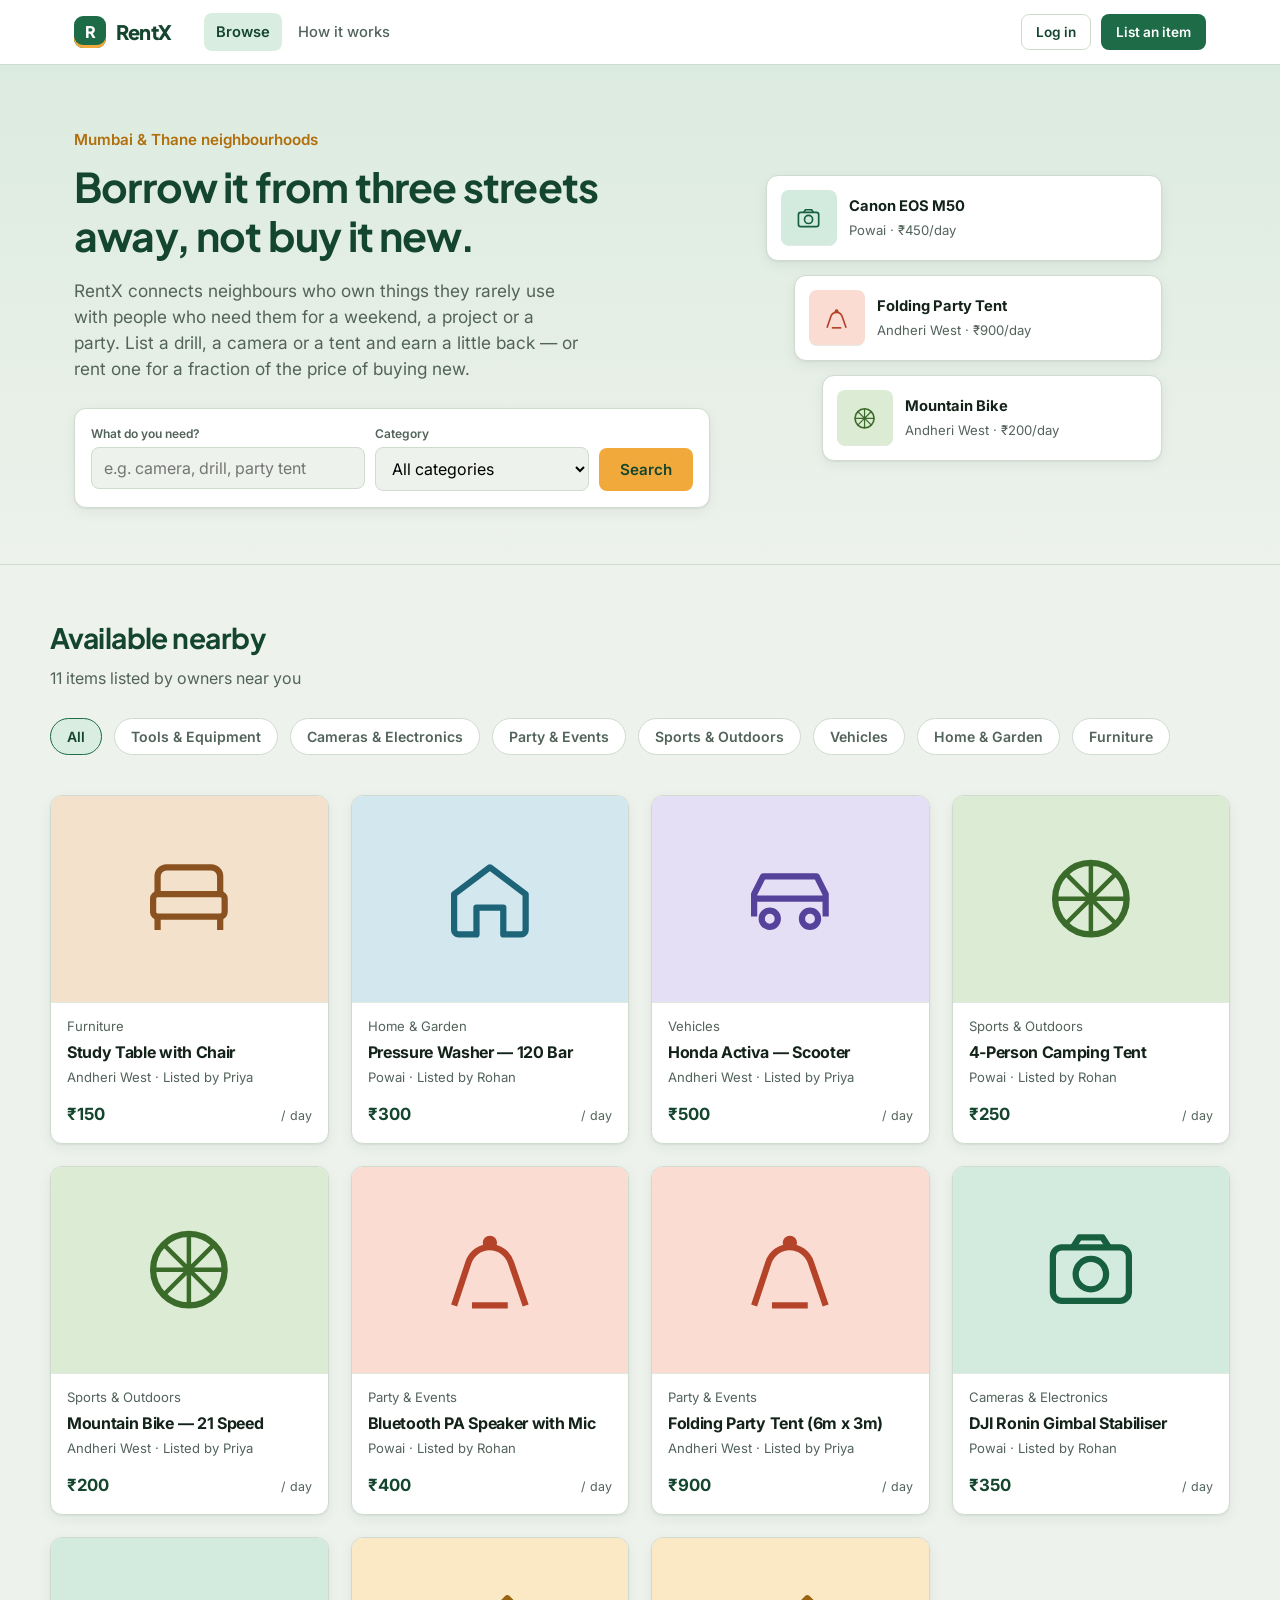
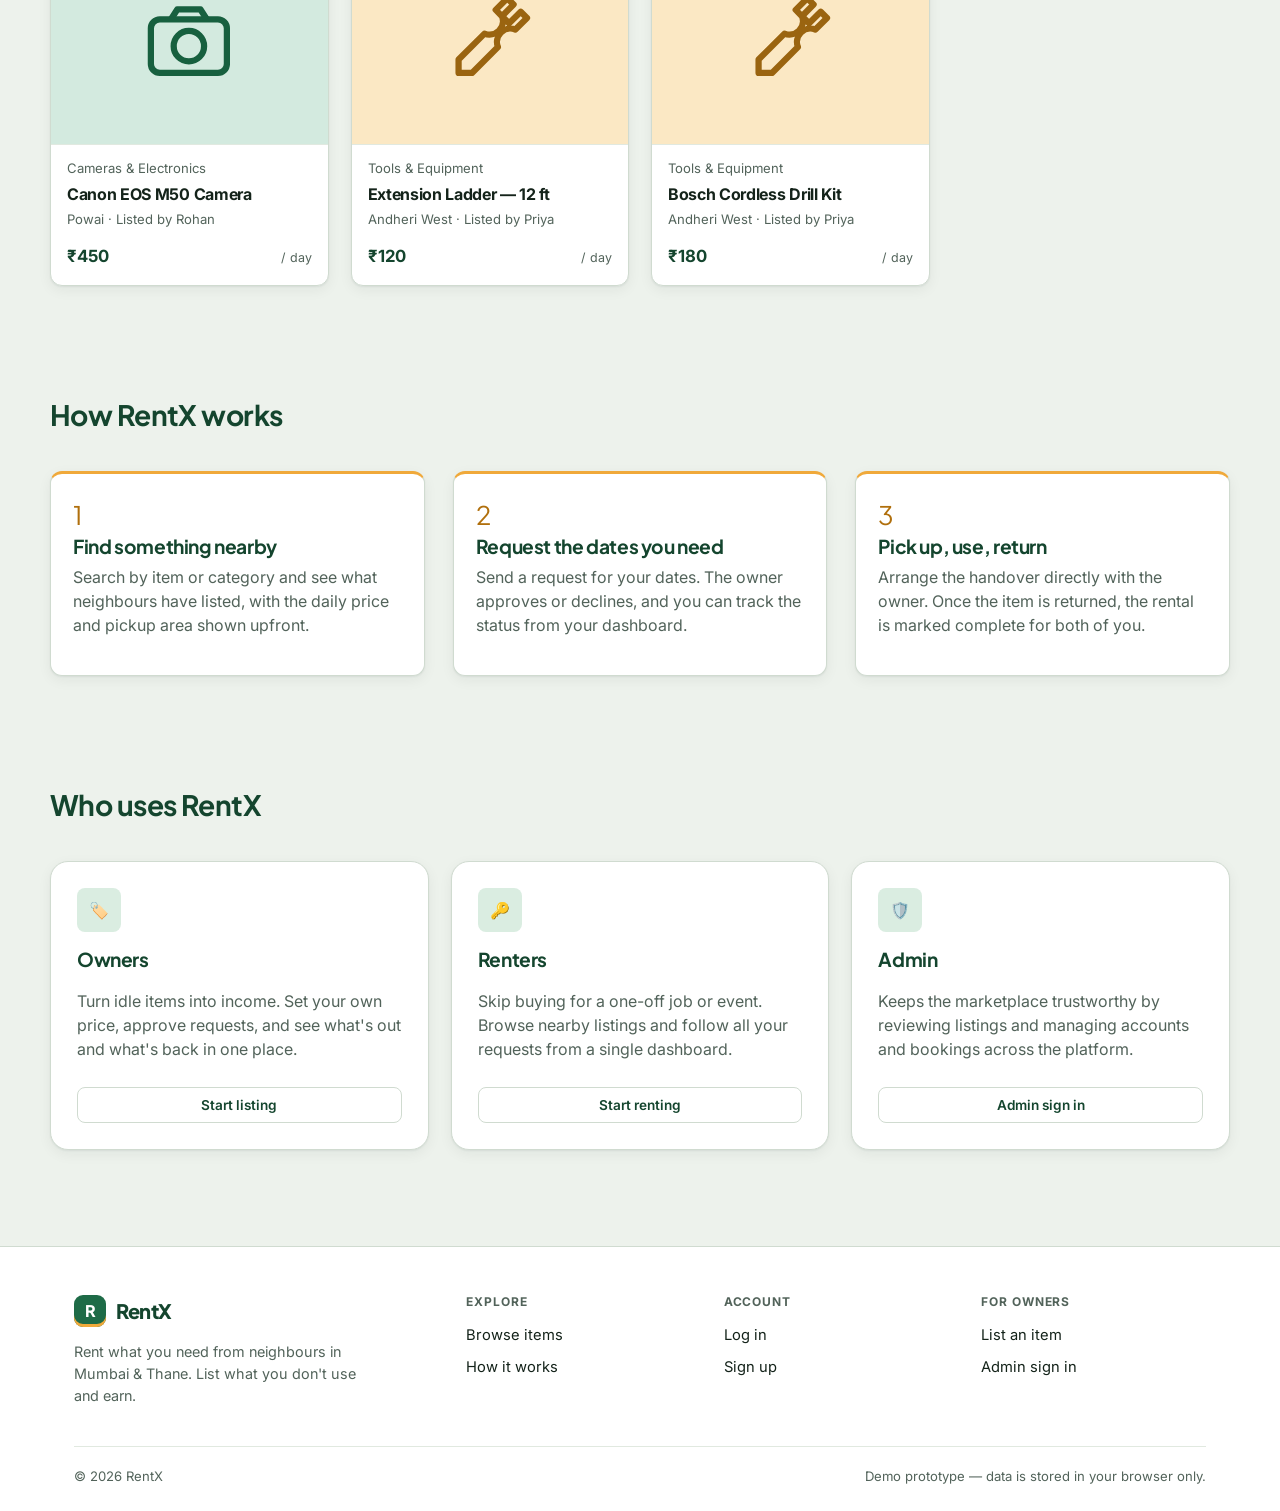
<file: index.html>
<!doctype html>
<html lang="en">
  <head>
    <meta charset="UTF-8" />
    <meta name="viewport" content="width=device-width, initial-scale=1" />
<meta name="description" content="RentX is a neighbourhood rental marketplace for Mumbai & Thane. Rent tools, cameras, tents and more from people nearby, or list your own items and earn.">
    <title>RentX — rent from people nearby</title>
    <link rel="preconnect" href="https://fonts.googleapis.com" />
    <link
      href="https://fonts.googleapis.com/css2?family=Inter:wght@400;500;600;700&family=Plus+Jakarta+Sans:wght@600;700;800&display=swap"
      rel="stylesheet"
    />
    <link rel="stylesheet" href="css/style.css" />
  </head>
  <body>
    <header class="topbar"><div id="nav-mount"></div></header>

    <section class="hero">
      <div class="container hero-grid">
        <div>
          <div class="hero-eyebrow">Mumbai &amp; Thane neighbourhoods</div>
          <h1>Borrow it from three streets away, not buy it new.</h1>
          <p class="lede">
            RentX connects neighbours who own things they rarely use with people who
            need them for a weekend, a project or a party. List a drill, a
            camera or a tent and earn a little back — or rent one for a
            fraction of the price of buying new.
          </p>

          <div class="search-card">
            <div class="field">
              <label for="search-q">What do you need?</label>
              <input
                type="text"
                id="search-q"
                placeholder="e.g. camera, drill, party tent"
              />
            </div>
            <div class="field">
              <label for="search-cat">Category</label>
              <select id="search-cat">
                <option value="">All categories</option>
              </select>
            </div>
            <button
              class="btn btn-accent"
              id="search-btn"
              style="align-self: end"
            >
              Search
            </button>
          </div>
        </div>

        <div class="hero-stack" aria-hidden="true">
          <div class="stack-card">
            <div id="stack-1"></div>
            <div class="stack-meta">
              <strong>Canon EOS M50</strong><span>Powai · ₹450/day</span>
            </div>
          </div>
          <div class="stack-card">
            <div id="stack-2"></div>
            <div class="stack-meta">
              <strong>Folding Party Tent</strong
              ><span>Andheri West · ₹900/day</span>
            </div>
          </div>
          <div class="stack-card">
            <div id="stack-3"></div>
            <div class="stack-meta">
              <strong>Mountain Bike</strong><span>Andheri West · ₹200/day</span>
            </div>
          </div>
        </div>
      </div>
    </section>

    <section class="section container">
      <div class="section-head">
        <div>
          <h2>Available nearby</h2>
          <p id="results-count"></p>
        </div>
      </div>

      <div class="categories" id="category-chips">
        <button class="chip active" data-cat="">All</button>
      </div>

      <div class="grid" id="listing-grid"></div>
    </section>

    <section class="section container" id="how-it-works">
      <div class="section-head">
        <div><h2>How RentX works</h2></div>
      </div>
      <div class="steps">
        <div class="step">
          <div class="num">1</div>
          <h3>Find something nearby</h3>
          <p>
            Search by item or category and see what neighbours have listed,
            with the daily price and pickup area shown upfront.
          </p>
        </div>
        <div class="step">
          <div class="num">2</div>
          <h3>Request the dates you need</h3>
          <p>
            Send a request for your dates. The owner approves or declines,
            and you can track the status from your dashboard.
          </p>
        </div>
        <div class="step">
          <div class="num">3</div>
          <h3>Pick up, use, return</h3>
          <p>
            Arrange the handover directly with the owner. Once the item is
            returned, the rental is marked complete for both of you.
          </p>
        </div>
      </div>
    </section>

    <section class="section container">
      <div class="section-head">
        <div><h2>Who uses RentX</h2></div>
      </div>
      <div class="role-grid">
        <div class="role-card">
          <div class="icon">🏷️</div>
          <h3>Owners</h3>
          <p>
            Turn idle items into income. Set your own price, approve
            requests, and see what's out and what's back in one place.
          </p>
          <a href="signup.html?role=owner" class="btn btn-ghost btn-sm"
            >Start listing</a
          >
        </div>
        <div class="role-card">
          <div class="icon">🔑</div>
          <h3>Renters</h3>
          <p>
            Skip buying for a one-off job or event. Browse nearby listings
            and follow all your requests from a single dashboard.
          </p>
          <a href="signup.html?role=renter" class="btn btn-ghost btn-sm"
            >Start renting</a
          >
        </div>
        <div class="role-card">
          <div class="icon">🛡️</div>
          <h3>Admin</h3>
          <p>
            Keeps the marketplace trustworthy by reviewing listings and
            managing accounts and bookings across the platform.
          </p>
          <a href="login.html?role=admin" class="btn btn-ghost btn-sm"
            >Admin sign in</a
          >
        </div>
      </div>
    </section>

    <footer class="site-footer" id="footer-mount"></footer>

    <script src="js/data.js"></script>
    <script src="js/icons.js"></script>
    <script src="js/main.js"></script>
    <script src="js/browse.js"></script>
  </body>
</html>
</file>
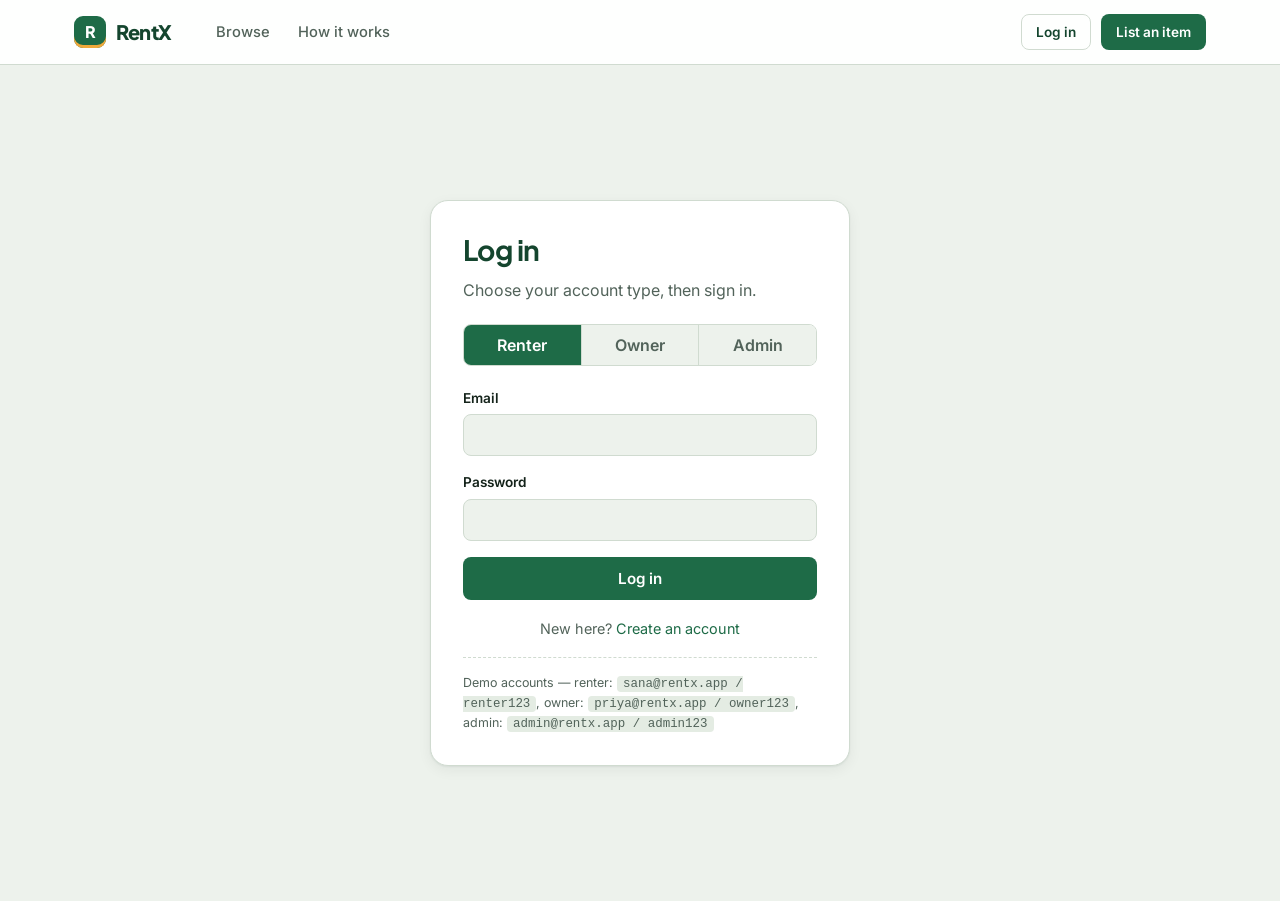
<file: admin-dashboard.html>
<!DOCTYPE html>
<html lang="en">
<head>
<meta charset="UTF-8">
<meta name="viewport" content="width=device-width, initial-scale=1">
<meta name="description" content="Manage users, listings and bookings across RentX.">
<title>Admin panel — RentX</title>
<link rel="preconnect" href="https://fonts.googleapis.com">
<link href="https://fonts.googleapis.com/css2?family=Inter:wght@400;500;600;700&family=Plus+Jakarta+Sans:wght@600;700;800&display=swap" rel="stylesheet">
<link rel="stylesheet" href="css/style.css">
</head>
<body>
  
<header class="topbar"><div id="nav-mount"></div></header>

<div class="dash-shell">
  <aside class="dash-side">
    <div class="side-title">Admin</div>
    <a href="#overview" class="side-link active" data-section="overview">Overview</a>
    <a href="#users" class="side-link" data-section="users">Users</a>
    <a href="#listings" class="side-link" data-section="listings">Listings</a>
    <a href="#bookings" class="side-link" data-section="bookings">Bookings</a>
  </aside>

  <main class="dash-main">
    <div class="dash-header">
      <div>
        <h1 id="page-title">Overview</h1>
        <p id="page-sub">A snapshot of activity across RentX.</p>
      </div>
    </div>

    <div class="stat-row" id="stat-row"></div>

    <section id="section-overview">
      <div class="panel">
        <div class="panel-head"><h2>Recent booking activity</h2></div>
        <div style="overflow-x:auto;">
          <table>
            <thead><tr><th>Item</th><th>Renter</th><th>Owner</th><th>Dates</th><th>Status</th></tr></thead>
            <tbody id="overview-bookings-body"></tbody>
          </table>
        </div>
      </div>
    </section>

    <section id="section-users" class="hidden">
      <div class="panel">
        <div class="panel-head"><h2>All users</h2></div>
        <div style="overflow-x:auto;">
          <table>
            <thead><tr><th>Name</th><th>Email</th><th>Role</th><th>Area</th><th>Joined</th><th></th></tr></thead>
            <tbody id="users-body"></tbody>
          </table>
        </div>
      </div>
    </section>

    <section id="section-listings" class="hidden">
      <div class="panel">
        <div class="panel-head"><h2>All listings</h2></div>
        <div style="overflow-x:auto;">
          <table>
            <thead><tr><th>Item</th><th>Owner</th><th>Category</th><th>Price/day</th><th>Status</th><th></th></tr></thead>
            <tbody id="admin-listings-body"></tbody>
          </table>
        </div>
      </div>
    </section>

    <section id="section-bookings" class="hidden">
      <div class="panel">
        <div class="panel-head"><h2>All bookings</h2></div>
        <div style="overflow-x:auto;">
          <table>
            <thead><tr><th>Item</th><th>Renter</th><th>Owner</th><th>Dates</th><th>Total</th><th>Status</th></tr></thead>
            <tbody id="admin-bookings-body"></tbody>
          </table>
        </div>
      </div>
    </section>
  </main>
</div>

<script src="js/data.js"></script>
<script src="js/icons.js"></script>
<script src="js/main.js"></script>
<script src="js/admin.js"></script>
</body>
</html>
</file>
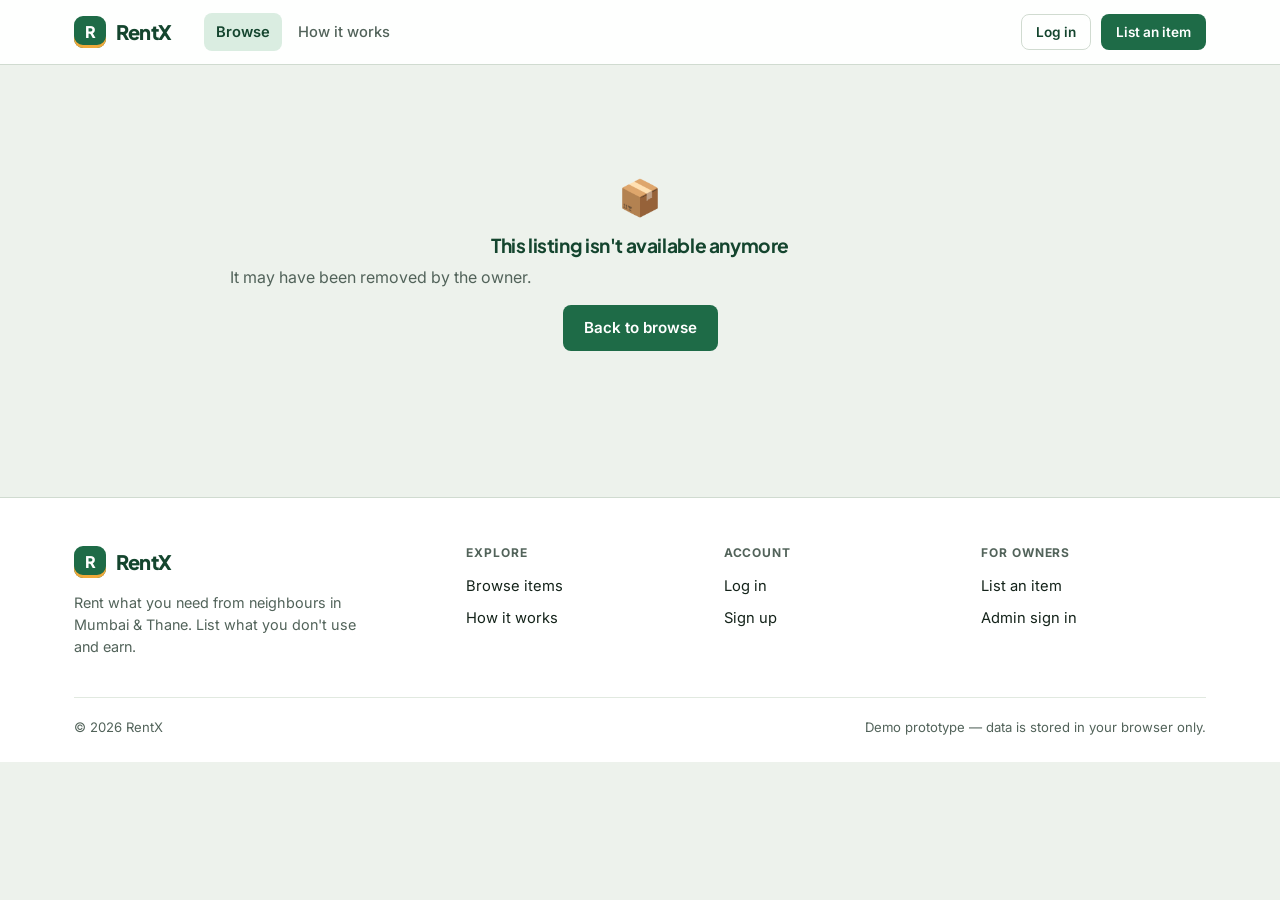
<file: listing.html>
<!DOCTYPE html>
<html lang="en">
<head>
<meta charset="UTF-8">
<meta name="viewport" content="width=device-width, initial-scale=1">
<meta name="description" content="View item details, pickup area and daily price, then send a booking request to the owner on RentX.">
<title>Listing — RentX</title>
<link rel="preconnect" href="https://fonts.googleapis.com">
<link href="https://fonts.googleapis.com/css2?family=Inter:wght@400;500;600;700&family=Plus+Jakarta+Sans:wght@600;700;800&display=swap" rel="stylesheet">
<link rel="stylesheet" href="css/style.css">
</head>
<body>

<header class="topbar"><div id="nav-mount"></div></header>

<section class="section container" id="listing-root">
  <!-- filled by js/listing.js -->
</section>

<footer class="site-footer" id="footer-mount"></footer>

<div class="modal-backdrop" id="booking-modal">
  <div class="modal">
    <div class="modal-head">
      <h3 class="mt-0">Request to book</h3>
      <button class="modal-close" id="modal-close">&times;</button>
    </div>
    <div class="form-error" id="booking-error"></div>
    <form id="booking-form">
      <div class="form-row">
        <div class="form-group">
          <label for="start-date">Start date</label>
          <input type="date" id="start-date" required>
        </div>
        <div class="form-group">
          <label for="end-date">End date</label>
          <input type="date" id="end-date" required>
        </div>
      </div>
      <div class="panel" style="background:var(--paper-dim); padding:16px;">
        <div class="total-line"><span>Estimated total</span><strong id="modal-total">—</strong></div>
        <p class="form-hint mt-0">Final total is confirmed once the owner approves your request.</p>
      </div>
      <button type="submit" class="btn btn-primary btn-block">Send request</button>
    </form>
  </div>
</div>

<script src="js/data.js"></script>
<script src="js/icons.js"></script>
<script src="js/main.js"></script>
<script src="js/listing.js"></script>
</body>
</html>
</file>
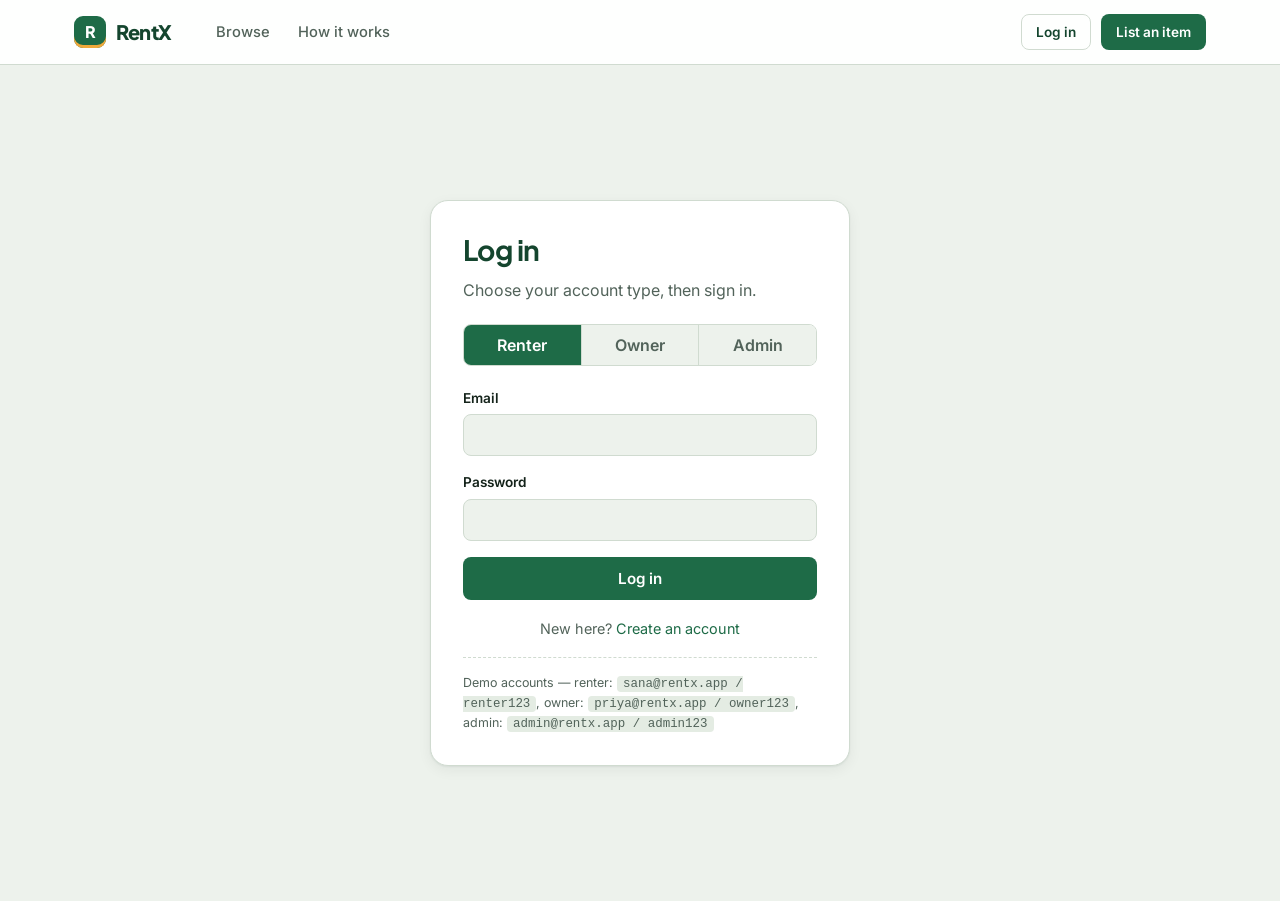
<file: login.html>
<!DOCTYPE html>
<html lang="en">
<head>
<meta charset="UTF-8">
<meta name="viewport" content="width=device-width, initial-scale=1">
<meta name="description" content="Log in to RentX as a renter, owner or admin.">
<title>Log in — RentX</title>
<link rel="preconnect" href="https://fonts.googleapis.com">
<link href="https://fonts.googleapis.com/css2?family=Inter:wght@400;500;600;700&family=Plus+Jakarta+Sans:wght@600;700;800&display=swap" rel="stylesheet">
<link rel="stylesheet" href="css/style.css">
</head>
<body>

<header class="topbar"><div id="nav-mount"></div></header>

<div class="auth-wrap">
  <div class="auth-card">
    <h2 class="mt-0">Log in</h2>
    <p style="margin-bottom:22px;">Choose your account type, then sign in.</p>

    <div class="role-tabs" id="role-tabs">
      <button data-role="renter" class="active">Renter</button>
      <button data-role="owner">Owner</button>
      <button data-role="admin">Admin</button>
    </div>

    <div class="form-error" id="login-error"></div>

    <form id="login-form">
      <div class="form-group">
        <label for="email">Email</label>
        <input type="email" id="email" required autocomplete="username">
      </div>
      <div class="form-group">
        <label for="password">Password</label>
        <input type="password" id="password" required autocomplete="current-password">
      </div>
      <button type="submit" class="btn btn-primary btn-block">Log in</button>
    </form>

    <p class="auth-switch" id="switch-line">New here? <a href="signup.html">Create an account</a></p>

    <div class="seed-note">
      Demo accounts — renter: <code>sana@rentx.app / renter123</code>,
      owner: <code>priya@rentx.app / owner123</code>,
      admin: <code>admin@rentx.app / admin123</code>
    </div>
  </div>
</div>

<script src="js/data.js"></script>
<script src="js/main.js"></script>
<script src="js/auth.js"></script>
</body>
</html>
</file>
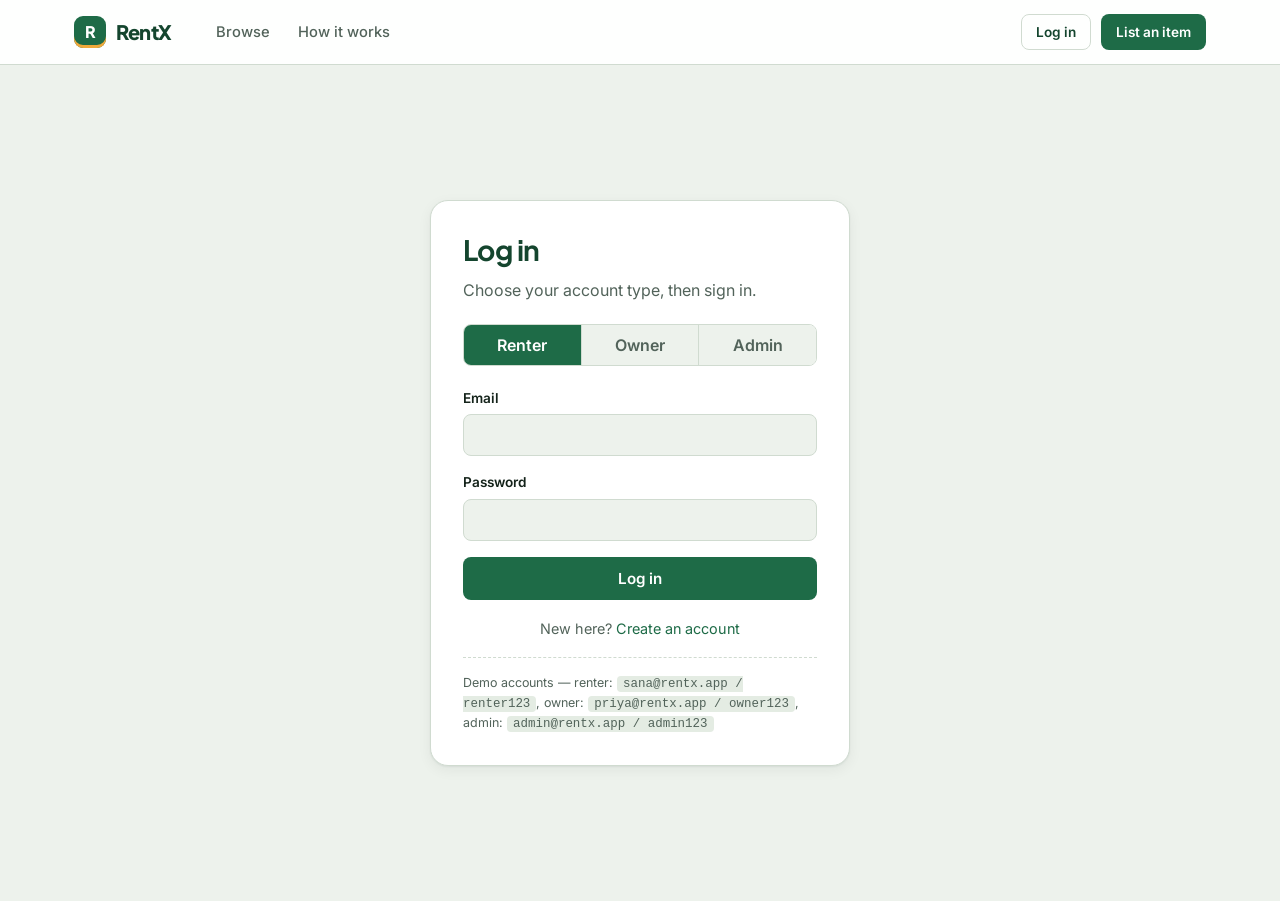
<file: owner-dashboard.html>
<!DOCTYPE html>
<html lang="en">
<head>
<meta charset="UTF-8">
<meta name="viewport" content="width=device-width, initial-scale=1">
<meta name="description" content="Manage your listings and booking requests on RentX.">
<title>Owner dashboard — RentX</title>
<link rel="preconnect" href="https://fonts.googleapis.com">
<link href="https://fonts.googleapis.com/css2?family=Inter:wght@400;500;600;700&family=Plus+Jakarta+Sans:wght@600;700;800&display=swap" rel="stylesheet">
<link rel="stylesheet" href="css/style.css">
</head>
<body>

<header class="topbar"><div id="nav-mount"></div></header>

<div class="dash-shell">
  <aside class="dash-side">
    <div class="side-title">Owner</div>
    <a href="#listings" class="side-link active" data-section="listings">My listings</a>
    <a href="#requests" class="side-link" data-section="requests">Booking requests</a>
    <a href="index.html" class="side-link" style="margin-top:16px;">&larr; Browse listings</a>
  </aside>

  <main class="dash-main">
    <div class="dash-header">
      <div>
        <h1 id="page-title">My listings</h1>
        <p id="page-sub">Items you've listed for rent nearby.</p>
      </div>
      <button class="btn btn-primary" id="add-listing-btn">List a new item</button>
    </div>

    <div class="stat-row" id="stat-row"></div>

    <section id="section-listings">
      <div class="panel">
        <div class="panel-head"><h2>Your items</h2></div>
        <div style="overflow-x:auto;">
          <table>
            <thead><tr><th>Item</th><th>Category</th><th>Price/day</th><th>Status</th><th></th></tr></thead>
            <tbody id="listings-body"></tbody>
          </table>
        </div>
      </div>
    </section>

    <section id="section-requests" class="hidden">
      <div class="panel">
        <div class="panel-head"><h2>Requests from renters</h2></div>
        <div style="overflow-x:auto;">
          <table>
            <thead><tr><th>Item</th><th>Renter</th><th>Dates</th><th>Total</th><th>Status</th><th></th></tr></thead>
            <tbody id="requests-body"></tbody>
          </table>
        </div>
      </div>
    </section>
  </main>
</div>

<div class="modal-backdrop" id="listing-modal">
  <div class="modal">
    <div class="modal-head">
      <h3 class="mt-0" id="listing-modal-title">List a new item</h3>
      <button class="modal-close" id="listing-modal-close">&times;</button>
    </div>
    <div class="form-error" id="listing-error"></div>
    <form id="listing-form">
      <input type="hidden" id="listing-id">
      <div class="form-group">
        <label for="l-title">Title</label>
        <input type="text" id="l-title" required placeholder="e.g. Cordless drill kit">
      </div>
      <div class="form-row">
        <div class="form-group">
          <label for="l-category">Category</label>
          <select id="l-category" required></select>
        </div>
        <div class="form-group">
          <label for="l-price">Price per day (₹)</label>
          <input type="number" id="l-price" min="10" required>
        </div>
      </div>
      <div class="form-group">
        <label for="l-area">Pickup area</label>
        <input type="text" id="l-area" required placeholder="e.g. Andheri West">
      </div>
      <div class="form-group">
        <label for="l-desc">Description</label>
        <textarea id="l-desc" rows="4" required placeholder="Condition, what's included, any pickup notes..."></textarea>
      </div>
      <button type="submit" class="btn btn-primary btn-block" id="listing-submit">Publish listing</button>
    </form>
  </div>
</div>

<script src="js/data.js"></script>
<script src="js/icons.js"></script>
<script src="js/main.js"></script>
<script src="js/owner.js"></script>
</body>
</html>
</file>
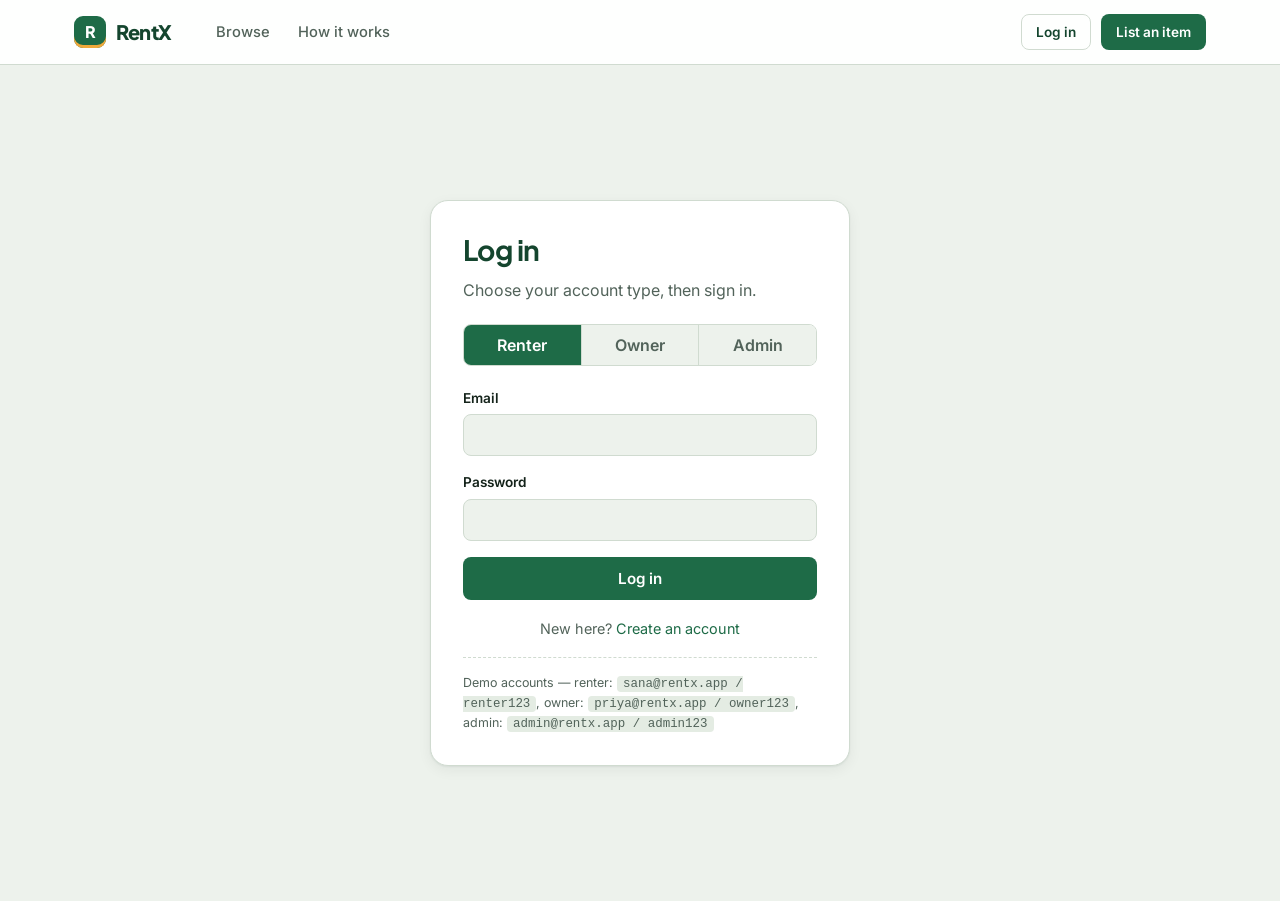
<file: renter-dashboard.html>
<!DOCTYPE html>
<html lang="en">
<head>
<meta charset="UTF-8">
<meta name="viewport" content="width=device-width, initial-scale=1">
<meta name="description" content="Track your booking requests and rentals on RentX.">
<title>My rentals — RentX</title>
<link rel="preconnect" href="https://fonts.googleapis.com">
<link href="https://fonts.googleapis.com/css2?family=Inter:wght@400;500;600;700&family=Plus+Jakarta+Sans:wght@600;700;800&display=swap" rel="stylesheet">
<link rel="stylesheet" href="css/style.css">
</head>
<body>

<header class="topbar"><div id="nav-mount"></div></header>

<div class="dash-shell">
  <aside class="dash-side">
    <div class="side-title">Renter</div>
    <a href="#bookings" class="side-link active" data-section="bookings">My bookings</a>
    <a href="#profile" class="side-link" data-section="profile">Profile</a>
    <a href="index.html" class="side-link" style="margin-top:16px;">&larr; Browse listings</a>
  </aside>

  <main class="dash-main">
    <div class="dash-header">
      <div>
        <h1 id="page-title">My bookings</h1>
        <p id="page-sub">Requests you've sent to owners, and their current status.</p>
      </div>
    </div>

    <div class="stat-row" id="stat-row"></div>

    <section id="section-bookings">
      <div class="panel">
        <div class="panel-head"><h2>Booking history</h2></div>
        <div style="overflow-x:auto;">
          <table>
            <thead>
              <tr><th>Item</th><th>Dates</th><th>Total</th><th>Status</th><th></th></tr>
            </thead>
            <tbody id="bookings-body"></tbody>
          </table>
        </div>
      </div>
    </section>

    <section id="section-profile" class="hidden">
      <div class="panel" style="max-width:480px;">
        <div class="panel-head"><h2>Your profile</h2></div>
        <div id="profile-body"></div>
      </div>
    </section>
  </main>
</div>

<script src="js/data.js"></script>
<script src="js/icons.js"></script>
<script src="js/main.js"></script>
<script src="js/renter.js"></script>
</body>
</html>
</file>
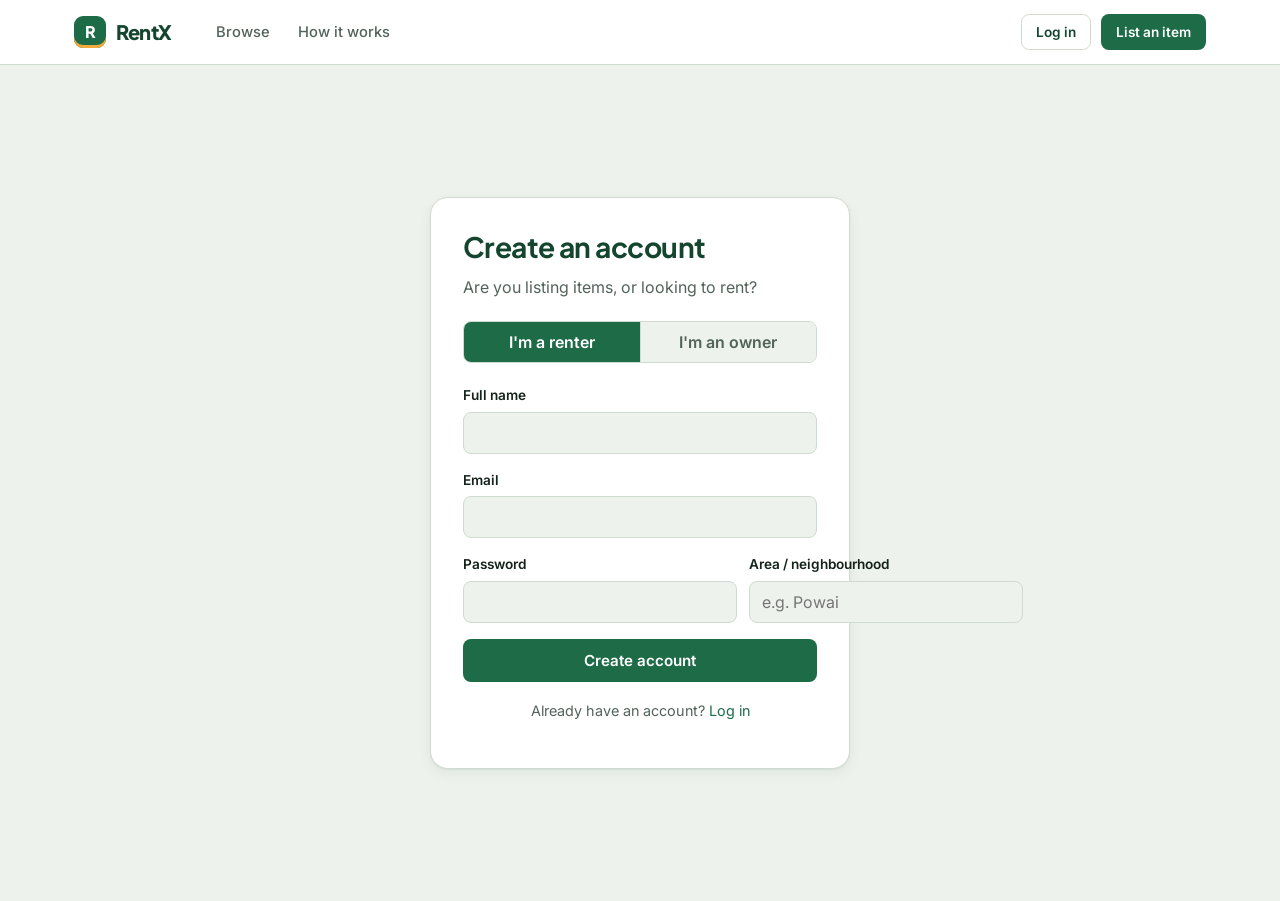
<file: signup.html>
<!DOCTYPE html>
<html lang="en">
<head>
<meta charset="UTF-8">
<meta name="viewport" content="width=device-width, initial-scale=1">
<meta name="description" content="Create a free RentX account to rent items from neighbours or list your own.">
<title>Create an account — RentX</title>
<link rel="preconnect" href="https://fonts.googleapis.com">
<link href="https://fonts.googleapis.com/css2?family=Inter:wght@400;500;600;700&family=Plus+Jakarta+Sans:wght@600;700;800&display=swap" rel="stylesheet">
<link rel="stylesheet" href="css/style.css">
</head>
<body>

<header class="topbar"><div id="nav-mount"></div></header>

<div class="auth-wrap">
  <div class="auth-card">
    <h2 class="mt-0">Create an account</h2>
    <p style="margin-bottom:22px;">Are you listing items, or looking to rent?</p>

    <div class="role-tabs" id="role-tabs">
      <button data-role="renter" class="active">I'm a renter</button>
      <button data-role="owner">I'm an owner</button>
    </div>

    <div class="form-error" id="signup-error"></div>

    <form id="signup-form">
      <div class="form-group">
        <label for="name">Full name</label>
        <input type="text" id="name" required>
      </div>
      <div class="form-group">
        <label for="email">Email</label>
        <input type="email" id="email" required autocomplete="username">
      </div>
      <div class="form-row">
        <div class="form-group">
          <label for="password">Password</label>
          <input type="password" id="password" required minlength="6" autocomplete="new-password">
        </div>
        <div class="form-group">
          <label for="area">Area / neighbourhood</label>
          <input type="text" id="area" placeholder="e.g. Powai" required>
        </div>
      </div>
      <button type="submit" class="btn btn-primary btn-block">Create account</button>
    </form>

    <p class="auth-switch">Already have an account? <a href="login.html">Log in</a></p>
  </div>
</div>

<script src="js/data.js"></script>
<script src="js/main.js"></script>
<script src="js/auth.js"></script>
</body>
</html>
</file>
<file: css/style.css>
/* =========================================================
   RentX — local rental marketplace
   Design tokens
   ========================================================= */
:root{
  --paper:      #EDF2EC;
  --paper-dim:  #E4ECE3;
  --ink:        #14231A;
  --ink-soft:   #52635A;
  --line:       #D0DBD0;
  --line-soft:  #E1E9E0;

  --forest:       #1E6B47;
  --forest-dark:  #14452E;
  --forest-tint:  #DAEDE1;

  --mustard:      #F0A93A;
  --mustard-dark: #B06F0C;
  --mustard-tint: #FCEBC9;

  --rust:       #C4452B;
  --rust-tint:  #FBE0D8;

  --white: #FFFFFF;

  --radius-s: 8px;
  --radius-m: 12px;
  --radius-l: 18px;

  --shadow-card: 0 1px 2px rgba(20,35,26,0.06), 0 4px 14px rgba(20,35,26,0.06);
  --shadow-pop:  0 14px 34px rgba(20,35,26,0.18);

  --font-head: "Plus Jakarta Sans", "Segoe UI", Helvetica, Arial, sans-serif;
  --font-body: "Inter", "Segoe UI", Helvetica, Arial, sans-serif;

  --maxw: 1180px;
}

*, *::before, *::after{ box-sizing: border-box; }

html{ scroll-behavior: smooth; }

body{
  margin:0;
  font-family: var(--font-body);
  color: var(--ink);
  background: var(--paper);
  line-height: 1.5;
  -webkit-font-smoothing: antialiased;
}

h1,h2,h3,h4{
  font-family: var(--font-head);
  font-weight: 700;
  letter-spacing: -0.02em;
  line-height: 1.2;
  margin: 0 0 0.4em;
  color: var(--forest-dark);
}
h1{ font-size: clamp(2rem, 3.2vw, 2.8rem); }
h2{ font-size: clamp(1.5rem, 2.2vw, 2rem); }
h3{ font-size: 1.2rem; }
p{ margin: 0 0 1em; color: var(--ink-soft); max-width: 62ch; }

a{ color: var(--forest); text-decoration: none; }
a:hover{ text-decoration: underline; }

img{ max-width: 100%; display:block; }

button, input, select, textarea{ font-family: inherit; font-size: 1rem; }

:focus-visible{
  outline: 2px solid var(--mustard-dark);
  outline-offset: 2px;
}

.container{
  max-width: var(--maxw);
  margin: 0 auto;
  padding: 0 24px;
}

/* ---------- Buttons ---------- */
.btn{
  display: inline-flex;
  align-items: center;
  justify-content: center;
  gap: 8px;
  border-radius: var(--radius-s);
  border: 1px solid transparent;
  padding: 11px 20px;
  font-weight: 600;
  font-size: 0.95rem;
  cursor: pointer;
  transition: background-color .15s ease, border-color .15s ease, color .15s ease;
  white-space: nowrap;
}
.btn-primary{ background: var(--forest); color: var(--white); }
.btn-primary:hover{ background: var(--forest-dark); text-decoration:none; }
.btn-accent{ background: var(--mustard); color: var(--forest-dark); }
.btn-accent:hover{ background: var(--mustard-dark); color:var(--white); text-decoration:none; }
.btn-ghost{ background: transparent; color: var(--forest-dark); border-color: var(--line); }
.btn-ghost:hover{ background: var(--forest-tint); text-decoration:none; }
.btn-danger{ background: var(--rust-tint); color: var(--rust); }
.btn-danger:hover{ background: var(--rust); color: var(--white); text-decoration:none; }
.btn-sm{ padding: 7px 14px; font-size: 0.85rem; }
.btn-block{ width: 100%; }
.btn[disabled]{ opacity: .5; cursor: not-allowed; }

/* ---------- Top navigation ---------- */
.topbar{
  position: sticky; top:0; z-index: 40;
  background: rgba(255,255,255,0.94);
  backdrop-filter: blur(8px);
  border-bottom: 1px solid var(--line);
}
.topbar-inner{
  max-width: var(--maxw); margin: 0 auto; padding: 0 24px;
  height: 64px; display:flex; align-items:center; gap: 32px;
}
.wordmark{
  font-family: var(--font-head); font-weight: 800; font-size: 1.25rem;
  letter-spacing: -0.02em; color: var(--forest-dark);
  display:flex; align-items:center; gap:10px;
}
.wordmark:hover{ text-decoration:none; }
.logo-mark{
  width:32px; height:32px; border-radius:9px; background: var(--forest); color:#fff;
  display:grid; place-items:center; font-size:1rem; font-weight:800;
  box-shadow: inset 0 -3px 0 var(--mustard);
}
.nav-links{ display:flex; gap:4px; align-items:center; flex:1; }
.nav-links a{
  color: var(--ink-soft); font-weight:500; font-size:.92rem;
  padding: 8px 12px; border-radius: var(--radius-s);
}
.nav-links a:hover{ background: var(--paper-dim); color: var(--forest-dark); text-decoration:none; }
.nav-links a.active{ background: var(--forest-tint); color: var(--forest-dark); font-weight:600; }

.nav-actions{ display:flex; align-items:center; gap: 10px; }
.nav-user{ display:flex; align-items:center; gap:10px; font-size:.9rem; font-weight:600; color: var(--ink); padding-right:6px; }
.avatar{
  width:32px; height:32px; border-radius:50%;
  background: var(--forest); color:#fff;
  display:flex; align-items:center; justify-content:center;
  font-weight:700; font-size:.8rem; flex-shrink:0;
}
.mobile-toggle{
  display:none; width:40px; height:40px; border:1px solid var(--line);
  background:#fff; border-radius: var(--radius-s); font-size:1.2rem;
  cursor:pointer; color: var(--forest-dark);
}
@media (max-width: 880px){
  .topbar-inner{ gap:12px; }
  .wordmark{ margin-right:auto; }
  .mobile-toggle{ display:inline-flex; align-items:center; justify-content:center; }
  .nav-links{
    display:none; position:absolute; top:64px; left:0; right:0;
    flex-direction:column; align-items:stretch; gap:2px;
    background:#fff; border-bottom:1px solid var(--line);
    padding: 10px 24px 16px; box-shadow: var(--shadow-pop);
  }
  .topbar.open .nav-links{ display:flex; }
  .nav-user span:last-child{ display:none; }
}

/* ---------- Hero ---------- */
.hero{
  padding: 64px 0 56px;
  background: linear-gradient(180deg, #DCEBDF 0%, var(--paper) 100%);
  border-bottom: 1px solid var(--line);
}
.hero-grid{
  display:grid;
  grid-template-columns: 1.1fr 0.9fr;
  gap: 56px;
  align-items:center;
}
@media (max-width: 900px){
  .hero-grid{ grid-template-columns: 1fr; }
}
.hero-eyebrow{
  color: var(--mustard-dark);
  font-weight: 600;
  margin-bottom: 10px;
  font-size: 0.95rem;
}
.hero h1{ margin-bottom: 18px; }
.hero p.lede{ font-size: 1.08rem; max-width: 46ch; }

.search-card{
  margin-top: 26px;
  background: var(--white);
  border: 1px solid var(--line);
  border-radius: var(--radius-m);
  padding: 16px;
  display:grid;
  grid-template-columns: 1.3fr 1fr auto;
  gap: 10px;
  box-shadow: var(--shadow-card);
}
@media (max-width: 620px){
  .search-card{ grid-template-columns: 1fr; }
}
.field{ display:flex; flex-direction:column; gap:4px; }
.field label{ font-size: 0.75rem; color: var(--ink-soft); font-weight:600; }
.field input, .field select{
  border:1px solid var(--line);
  border-radius: var(--radius-s);
  padding: 10px 12px;
  background: var(--paper);
}

.hero-stack{ position:relative; }
.stack-card{
  box-shadow: var(--shadow-card);
  background: var(--white);
  border:1px solid var(--line);
  border-radius: var(--radius-m);
  padding: 14px;
  display:flex; gap:12px; align-items:center;
  box-shadow: var(--shadow-card);
  margin-bottom: 14px;
}
.stack-card:nth-child(2){ margin-left: 28px; }
.stack-card:nth-child(3){ margin-left: 56px; margin-bottom:0; }
.stack-thumb{ width:56px; height:56px; border-radius: var(--radius-s); flex-shrink:0; }
.stack-meta{ min-width:0; }
.stack-meta strong{ display:block; font-size:.92rem; }
.stack-meta span{ font-size:.82rem; color: var(--ink-soft); }

/* ---------- Sections ---------- */
.section{ padding: 56px 0; }
.section-head{
  display:flex; align-items:flex-end; justify-content:space-between;
  gap: 16px; margin-bottom: 28px; flex-wrap:wrap;
}
.section-head p{ margin:6px 0 0; }

.categories{
  display:flex; gap:12px; flex-wrap:wrap; margin-bottom: 40px;
}
.chip{
  border:1px solid var(--line);
  transition: all .15s ease;
  background: var(--white);
  padding: 9px 16px;
  border-radius: 999px;
  font-size: .88rem;
  font-weight:600;
  color: var(--ink-soft);
  cursor:pointer;
}
.chip.active, .chip:hover{
  border-color: var(--forest);
  color: var(--forest-dark);
  background: var(--forest-tint);
}

/* ---------- Listing grid & cards ---------- */
.grid{
  display:grid;
  grid-template-columns: repeat(auto-fill, minmax(240px, 1fr));
  gap: 22px;
}
.card-listing{
  background: var(--white);
  border:1px solid var(--line);
  border-radius: var(--radius-m);
  overflow:hidden;
  display:flex; flex-direction:column;
  box-shadow: var(--shadow-card);
  transition: transform .15s ease, box-shadow .15s ease, border-color .15s ease;
}
.card-listing:hover{ border-color: var(--forest); transform: translateY(-3px); box-shadow: var(--shadow-pop); text-decoration:none; }
.card-thumb{
  aspect-ratio: 4/3;
  display:flex; align-items:center; justify-content:center;
  position:relative;
  border-bottom: 1px solid var(--line-soft);
}
.card-thumb svg{ width: 52%; height: 52%; }
.card-body{ padding: 14px 16px 16px; display:flex; flex-direction:column; gap:6px; flex:1; }
.card-body h3{ margin:0; font-size: 1rem; font-family: var(--font-body); font-weight:700; color:var(--ink); }
.card-meta{ font-size:.82rem; color: var(--ink-soft); }
.card-price{ margin-top:auto; display:flex; align-items:baseline; justify-content:space-between; padding-top:8px; }
.card-price strong{ font-size:1.05rem; color: var(--forest-dark); }
.card-price span{ font-size:.78rem; color: var(--ink-soft); }
.badge{
  display:inline-flex; align-items:center;
  font-size: .72rem; font-weight:700; letter-spacing:.02em;
  padding: 3px 9px; border-radius: 999px;
  background: var(--forest-tint); color: var(--forest-dark);
}
.badge.pending{ background: var(--mustard-tint); color: var(--mustard-dark); }
.badge.rejected, .badge.cancelled{ background: var(--rust-tint); color: var(--rust); }
.badge.completed{ background: var(--line-soft); color: var(--ink-soft); }

.card-thumb .badge{ position:absolute; top:10px; left:10px; }

/* ---------- How it works ---------- */
.steps{
  display:grid; grid-template-columns: repeat(3,1fr); gap: 28px;
}
@media (max-width: 780px){ .steps{ grid-template-columns:1fr; } }
.step{ background:#fff; border:1px solid var(--line); border-top:3px solid var(--mustard); border-radius: var(--radius-m); padding: 22px; box-shadow: var(--shadow-card); }
.step .num{ font-family: var(--font-head); font-size: 1.6rem; color: var(--mustard-dark); }

/* ---------- Role panels on landing ---------- */
.role-grid{ display:grid; grid-template-columns: repeat(3,1fr); gap: 22px; }
@media (max-width: 900px){ .role-grid{ grid-template-columns:1fr; } }
.role-card{
  box-shadow: var(--shadow-card);
  background: var(--white); border:1px solid var(--line); border-radius: var(--radius-l);
  padding: 26px; display:flex; flex-direction:column; gap:10px;
}
.role-card .icon{
  width:44px; height:44px; border-radius: var(--radius-s);
  background: var(--forest-tint); display:flex; align-items:center; justify-content:center;
  margin-bottom:6px;
}
.role-card h3{ font-family: var(--font-head); font-size:1.2rem; }

/* ---------- Footer ---------- */
.site-footer{ background:#fff; border-top:1px solid var(--line); margin-top:40px; padding: 48px 0 24px; }
.footer-top{ display:grid; grid-template-columns: 1.6fr 1fr 1fr 1fr; gap:32px; }
@media (max-width: 780px){ .footer-top{ grid-template-columns:1fr 1fr; } .footer-brand{ grid-column:1/-1; } }
.footer-brand p{ margin:14px 0 0; font-size:.9rem; max-width:34ch; }
.footer-col{ display:flex; flex-direction:column; gap:10px; }
.footer-col h4{ font-family: var(--font-body); font-size:.75rem; text-transform:uppercase; letter-spacing:.08em; color: var(--ink-soft); margin:0 0 4px; }
.footer-col a{ color: var(--ink); font-size:.92rem; }
.footer-col a:hover{ color: var(--forest); }
.footer-bottom{
  display:flex; justify-content:space-between; gap:12px; flex-wrap:wrap;
  margin-top:40px; padding-top:20px; border-top:1px solid var(--line-soft);
  font-size:.82rem; color: var(--ink-soft);
}

/* ---------- Auth pages ---------- */
.auth-wrap{
  min-height: calc(100vh - 64px);
  display:flex; align-items:center; justify-content:center;
  padding: 40px 20px;
}
.auth-card{
  width: 100%; max-width: 420px;
  background: var(--white);
  border:1px solid var(--line);
  border-radius: var(--radius-l);
  padding: 32px;
  box-shadow: var(--shadow-card);
}
.role-tabs{ display:flex; border:1px solid var(--line); border-radius: var(--radius-s); overflow:hidden; margin-bottom: 22px; }
.role-tabs button{
  flex:1; padding:10px; background: var(--paper); border:none; cursor:pointer;
  font-weight:600; color: var(--ink-soft); border-right:1px solid var(--line);
}
.role-tabs button:last-child{ border-right:none; }
.role-tabs button.active{ background: var(--forest); color:var(--white); }

.form-group{ margin-bottom: 16px; display:flex; flex-direction:column; gap:6px; }
.form-group label{ font-size: .85rem; font-weight:600; color: var(--ink); }
.form-group input, .form-group select, .form-group textarea{
  border:1px solid var(--line); border-radius: var(--radius-s);
  padding: 10px 12px; background: var(--paper);
}
.form-row{ display:grid; grid-template-columns: 1fr 1fr; gap:12px; }
@media (max-width:520px){ .form-row{ grid-template-columns:1fr; } }
.form-hint{ font-size:.78rem; color: var(--ink-soft); }
.form-error{
  background: var(--rust-tint); color: var(--rust);
  border-radius: var(--radius-s); padding: 10px 12px; font-size: .85rem; margin-bottom: 16px; display:none;
}
.form-error.show{ display:block; }
.form-success{
  background: var(--forest-tint); color: var(--forest-dark);
  border-radius: var(--radius-s); padding: 10px 12px; font-size: .85rem; margin-bottom: 16px; display:none;
}
.form-success.show{ display:block; }

.auth-switch{ text-align:center; margin-top: 18px; font-size:.9rem; color: var(--ink-soft); }
.seed-note{
  margin-top: 18px; padding-top:16px; border-top:1px dashed var(--line);
  font-size: .78rem; color: var(--ink-soft);
}
.seed-note code{ background: var(--paper-dim); padding: 1px 6px; border-radius:4px; }

/* ---------- Dashboards ---------- */
.dash-shell{ display:grid; grid-template-columns: 220px 1fr; min-height: calc(100vh - 64px); }
@media (max-width: 820px){ .dash-shell{ grid-template-columns: 1fr; } }
.dash-side{
  border-right: 1px solid var(--line-soft);
  padding: 26px 18px;
  background: var(--paper-dim);
}
@media (max-width: 820px){ .dash-side{ border-right:none; border-bottom:1px solid var(--line-soft); display:flex; overflow-x:auto; gap:6px; padding: 14px 18px; } }
.dash-side .side-title{ font-size:.75rem; text-transform: none; color: var(--ink-soft); font-weight:700; margin: 6px 0 10px 10px; }
.side-link{
  display:flex; align-items:center; gap:10px;
  padding: 10px 12px; border-radius: var(--radius-s);
  color: var(--ink-soft); font-weight:600; font-size:.92rem;
  margin-bottom: 4px; white-space:nowrap;
}
.side-link:hover{ background: var(--forest-tint); text-decoration:none; }
.side-link.active{ background: var(--forest); color: var(--white); }
.dash-main{ padding: 30px 32px 60px; }
@media (max-width: 620px){ .dash-main{ padding: 22px 18px 50px; } }

.dash-header{ display:flex; align-items:flex-start; justify-content:space-between; gap:16px; margin-bottom: 26px; flex-wrap:wrap; }
.dash-header p{ margin-top:4px; }

.stat-row{ display:grid; grid-template-columns: repeat(4,1fr); gap: 16px; margin-bottom: 30px; }
@media (max-width: 780px){ .stat-row{ grid-template-columns: repeat(2,1fr); } }
.stat-card{ box-shadow: var(--shadow-card); background: var(--white); border:1px solid var(--line); border-radius: var(--radius-m); padding: 18px; }
.stat-card .stat-num{ font-family: var(--font-head); font-size: 1.7rem; color: var(--forest-dark); }
.stat-card .stat-label{ font-size:.82rem; color: var(--ink-soft); }

.panel{ box-shadow: var(--shadow-card); background: var(--white); border:1px solid var(--line); border-radius: var(--radius-m); padding: 22px; margin-bottom: 24px; }
.panel-head{ display:flex; align-items:center; justify-content:space-between; margin-bottom: 16px; gap:10px; flex-wrap:wrap; }
.panel-head h2{ font-size: 1.1rem; margin:0; }

table{ width:100%; border-collapse: collapse; font-size: .92rem; }
th, td{ text-align:left; padding: 12px 10px; border-bottom: 1px solid var(--line-soft); }
th{ color: var(--ink-soft); font-weight:600; font-size:.72rem; text-transform:uppercase; letter-spacing:.05em; }
tr:last-child td{ border-bottom:none; }
.table-empty{ padding: 30px 10px; text-align:center; color: var(--ink-soft); }
.row-thumb{ width:40px; height:40px; border-radius: var(--radius-s); display:inline-flex; align-items:center; justify-content:center; margin-right:10px; vertical-align:middle; }
.row-thumb svg{ width:60%; height:60%; }
.cell-actions{ display:flex; gap:8px; }

/* ---------- Listing detail ---------- */
.detail-grid{ display:grid; grid-template-columns: 1.2fr 0.8fr; gap: 40px; }
@media (max-width: 880px){ .detail-grid{ grid-template-columns:1fr; } }
.detail-thumb{ aspect-ratio: 4/3; border-radius: var(--radius-l); display:flex; align-items:center; justify-content:center; border:1px solid var(--line); }
.detail-thumb svg{ width:38%; height:38%; }
.owner-line{ display:flex; align-items:center; gap:10px; margin: 16px 0; }
.booking-box{ box-shadow: var(--shadow-card); background: var(--white); border:1px solid var(--line); border-radius: var(--radius-l); padding: 22px; position: sticky; top: 90px; }
.price-line{ display:flex; align-items:baseline; justify-content:space-between; margin-bottom:14px; }
.price-line strong{ font-family: var(--font-head); font-size: 1.6rem; color: var(--forest-dark); }
.divider{ height:1px; background: var(--line-soft); margin: 16px 0; }
.total-line{ display:flex; justify-content:space-between; font-weight:700; margin: 10px 0 18px; }

/* ---------- Modal ---------- */
.modal-backdrop{
  position:fixed; inset:0; background: rgba(32,42,34,0.4);
  display:none; align-items:center; justify-content:center; z-index: 100; padding: 20px;
}
.modal-backdrop.open{ display:flex; }
.modal{
  background: var(--white); border-radius: var(--radius-l); padding: 28px;
  width: 100%; max-width: 560px; max-height: 88vh; overflow:auto;
  box-shadow: var(--shadow-pop);
}
.modal-head{ display:flex; justify-content:space-between; align-items:center; margin-bottom: 18px; }
.modal-close{ background:none; border:none; font-size:1.3rem; cursor:pointer; color: var(--ink-soft); line-height:1; }

/* ---------- Toast ---------- */
.toast{
  position: fixed; bottom: 24px; right: 24px; z-index: 200;
  background: var(--forest-dark); color: var(--white);
  padding: 13px 18px; border-radius: var(--radius-s);
  font-size: .9rem; box-shadow: var(--shadow-pop);
  transform: translateY(12px); opacity:0; pointer-events:none;
  transition: all .2s ease;
}
.toast.show{ transform: translateY(0); opacity:1; }
.toast.error{ background: var(--rust); }

/* ---------- Empty state ---------- */
.empty-state{ text-align:center; padding: 50px 20px; color: var(--ink-soft); }
.empty-state .icon{ font-size: 2.2rem; margin-bottom: 10px; }

/* ---------- Utility ---------- */
.text-center{ text-align:center; }
.mt-0{ margin-top:0; }
.flex{ display:flex; }
.gap-8{ gap:8px; }
.small{ font-size:.85rem; color: var(--ink-soft); }
.hidden{ display:none !important; }
</file>
